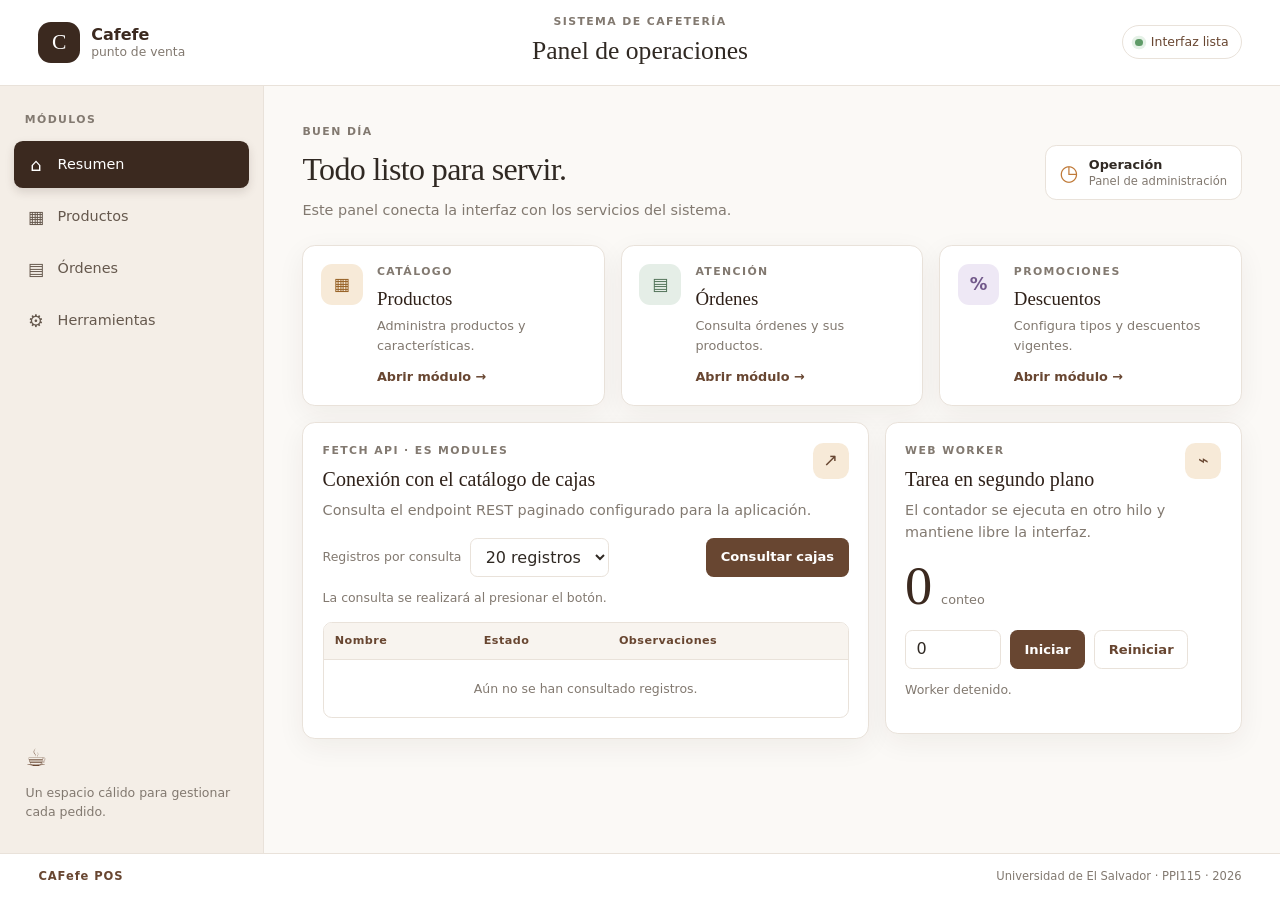
<file: src/main/webapp/index.html>
<!doctype html>
<html lang="es">
<head>
    <meta charset="utf-8">
    <meta name="viewport" content="width=device-width, initial-scale=1">
    <meta name="theme-color" content="#493327">
    <title>Cafefe POS | Panel de demostración</title>
    <link rel="stylesheet" href="styles/principal.css">
    <script type="module" src="js/main.js"></script>
</head>
<body>
    <div class="app-layout">
        <header class="app-header" id="inicio">
            <a class="brand" href="#inicio" aria-label="Cafefe POS, inicio">
                <span class="brand-mark" aria-hidden="true">C</span>
                <span><strong>Cafefe</strong><small> punto de venta</small></span>
            </a>
            <div class="header-copy">
                <p class="eyebrow">SISTEMA DE CAFETERÍA</p>
                <h1>Panel de operaciones</h1>
            </div>
            <span class="status-pill"><span class="status-dot"></span> Interfaz lista</span>
        </header>

        <nav class="app-nav" aria-label="Navegación principal">
            <p class="eyebrow">MÓDULOS</p>
            <a class="nav-link is-active" href="#resumen"><span aria-hidden="true">⌂</span> Resumen</a>
            <a class="nav-link" href="#productos"><span aria-hidden="true">▦</span> Productos</a>
            <a class="nav-link" href="#ordenes"><span aria-hidden="true">▤</span> Órdenes</a>
            <a class="nav-link" href="#herramientas"><span aria-hidden="true">⚙</span> Herramientas</a>
            <div class="nav-note"><span class="nav-note-icon" aria-hidden="true">☕</span><p>Un espacio cálido para gestionar cada pedido.</p></div>
        </nav>

        <main class="page-content" id="resumen">
            <section class="welcome-row" aria-labelledby="welcome-title">
                <div><p class="eyebrow">BUEN DÍA</p><h2 id="welcome-title">Todo listo para servir.</h2><p class="muted">Este panel conecta la interfaz con los servicios del sistema.</p></div>
                <div class="date-card"><span class="date-icon" aria-hidden="true">◷</span><span><strong>Operación</strong><small>Panel de administración</small></span></div>
            </section>

            <section class="summary-grid" aria-label="Resumen de módulos">
                <article class="summary-card" id="productos"><span class="card-icon icon-amber" aria-hidden="true">▦</span><div><p class="eyebrow">CATÁLOGO</p><h3>Productos</h3><p class="muted">Administra productos y características.</p><a href="producto.xhtml">Abrir módulo <span aria-hidden="true">→</span></a></div></article>
                <article class="summary-card" id="ordenes"><span class="card-icon icon-green" aria-hidden="true">▤</span><div><p class="eyebrow">ATENCIÓN</p><h3>Órdenes</h3><p class="muted">Consulta órdenes y sus productos.</p><a href="orden.xhtml">Abrir módulo <span aria-hidden="true">→</span></a></div></article>
                <article class="summary-card"><span class="card-icon icon-purple" aria-hidden="true">%</span><div><p class="eyebrow">PROMOCIONES</p><h3>Descuentos</h3><p class="muted">Configura tipos y descuentos vigentes.</p><a href="Descuento.xhtml">Abrir módulo <span aria-hidden="true">→</span></a></div></article>
            </section>

            <section class="tools-grid" id="herramientas" aria-label="Herramientas frontend">
                <article class="panel api-panel">
                    <div class="panel-heading"><div><p class="eyebrow">FETCH API · ES MODULES</p><h2>Conexión con el catálogo de cajas</h2></div><span class="panel-symbol" aria-hidden="true">↗</span></div>
                    <p class="muted">Consulta el endpoint REST paginado configurado para la aplicación.</p>
                    <div class="api-controls"><label for="page-size">Registros por consulta</label><select id="page-size"><option value="5">5 registros</option><option value="10">10 registros</option><option value="20" selected="selected">20 registros</option></select><button class="button button-primary" id="load-cajas" type="button">Consultar cajas</button></div>
                    <p class="feedback" id="api-feedback" role="status" aria-live="polite">La consulta se realizará al presionar el botón.</p>
                    <div class="table-wrap"><table><thead><tr><th>Nombre</th><th>Estado</th><th>Observaciones</th></tr></thead><tbody id="cajas-body"><tr><td colspan="3" class="empty-state">Aún no se han consultado registros.</td></tr></tbody></table></div>
                </article>

                <article class="panel worker-panel">
                    <div class="panel-heading"><div><p class="eyebrow">WEB WORKER</p><h2>Tarea en segundo plano</h2></div><span class="panel-symbol" aria-hidden="true">⌁</span></div>
                    <p class="muted">El contador se ejecuta en otro hilo y mantiene libre la interfaz.</p>
                    <div class="counter-display"><span id="resultado" aria-live="polite">0</span><small>conteo</small></div>
                    <div class="worker-controls"><label class="sr-only" for="worker-start">Iniciar desde</label><input id="worker-start" type="number" min="0" value="0" inputmode="numeric"><button class="button button-primary" id="worker-toggle" type="button">Iniciar</button><button class="button button-secondary" id="worker-reset" type="button">Reiniciar</button></div>
                    <p class="feedback" id="worker-feedback" role="status" aria-live="polite">Worker detenido.</p>
                </article>
            </section>
        </main>

        <footer class="app-footer"><span>CAFefe POS</span><span>Universidad de El Salvador · PPI115 · 2026</span></footer>
    </div>
</body>
</html>
</file>
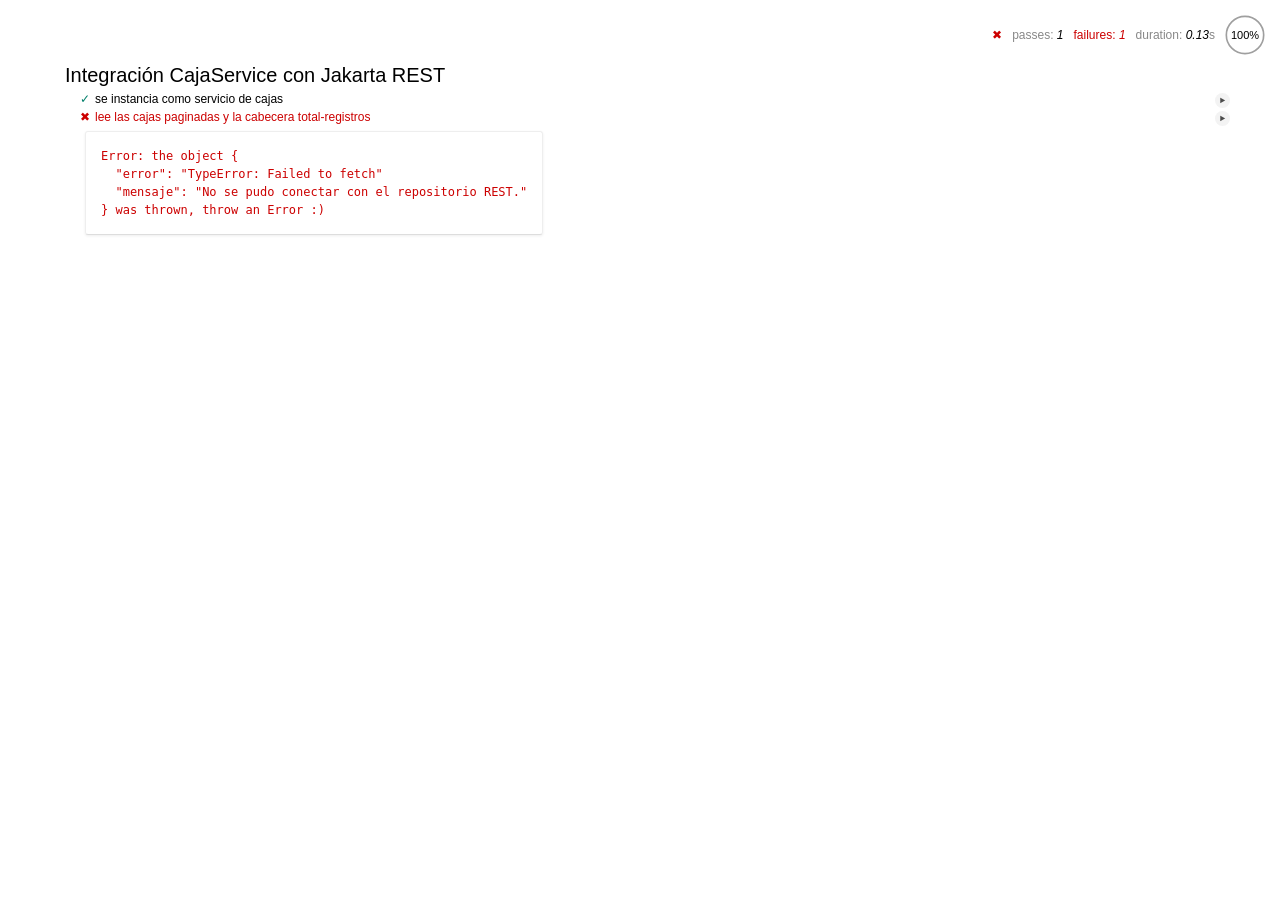
<file: test/caja_it.html>
<!doctype html>
<html lang="es">
<head>
    <meta charset="utf-8">
    <meta name="viewport" content="width=device-width, initial-scale=1">
    <title>Prueba de integración · CajaService</title>
    <link rel="stylesheet" href="js/lib/mocha/mocha.css">
</head>
<body>
    <main id="mocha" aria-label="Resultados de pruebas de integración"></main>
    <script src="js/lib/mocha/mocha.js"></script>
    <script src="js/lib/chai/chai.js"></script>
    <script type="module" src="js/control/caja_service_it.js"></script>
</body>
</html>
</file>
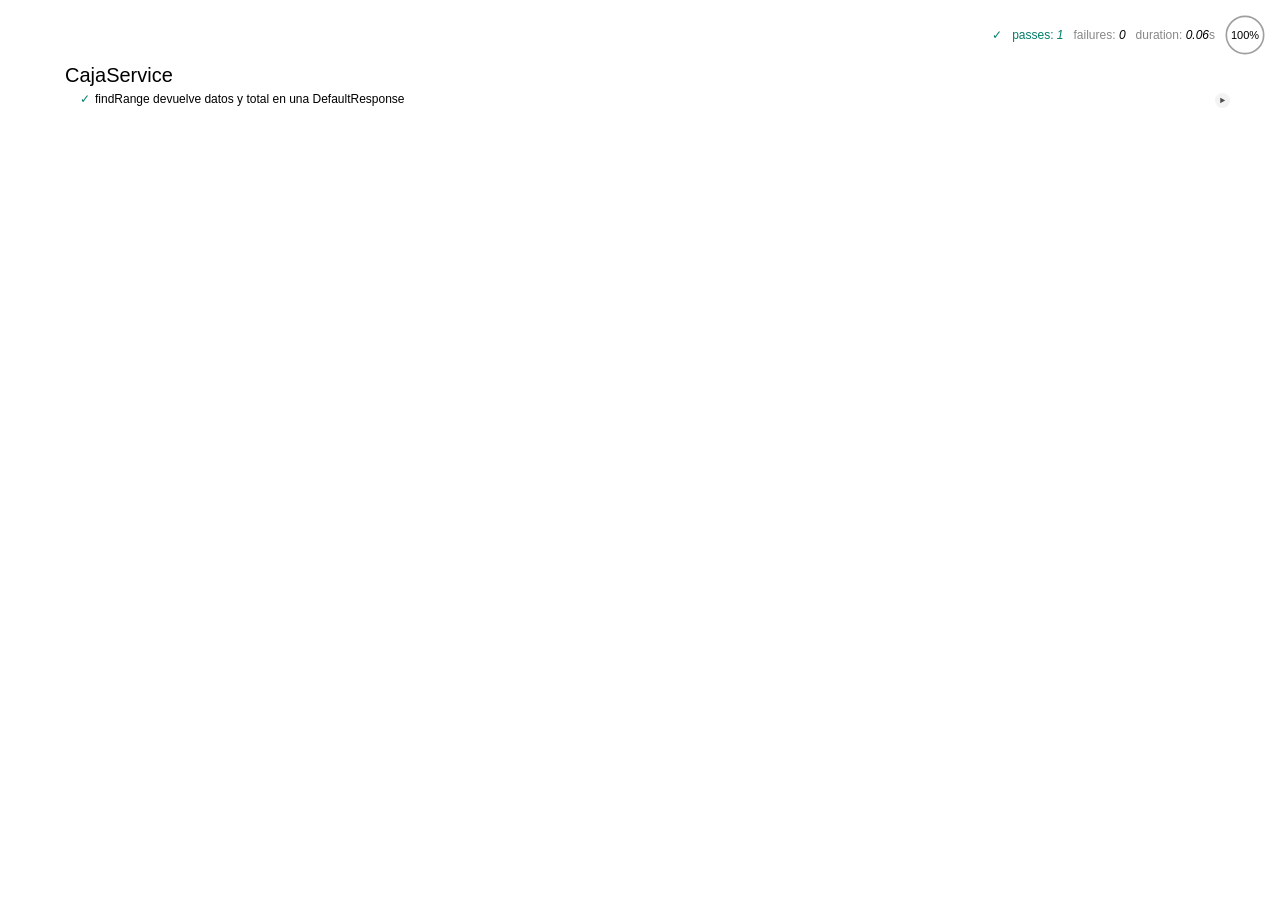
<file: test/caja_test.html>
<!doctype html>
<html lang="es">
<head>
    <meta charset="utf-8">
    <meta name="viewport" content="width=device-width, initial-scale=1">
    <title>Prueba unitaria · CajaService</title>
    <link rel="stylesheet" href="js/lib/mocha/mocha.css">
</head>
<body>
    <main id="mocha" aria-label="Resultados de pruebas unitarias"></main>
    <script src="js/lib/mocha/mocha.js"></script>
    <script src="js/lib/chai/chai.js"></script>
    <script src="js/lib/sinon/sinon.js"></script>
    <script type="module" src="js/control/caja_service_test.js"></script>
</body>
</html>
</file>
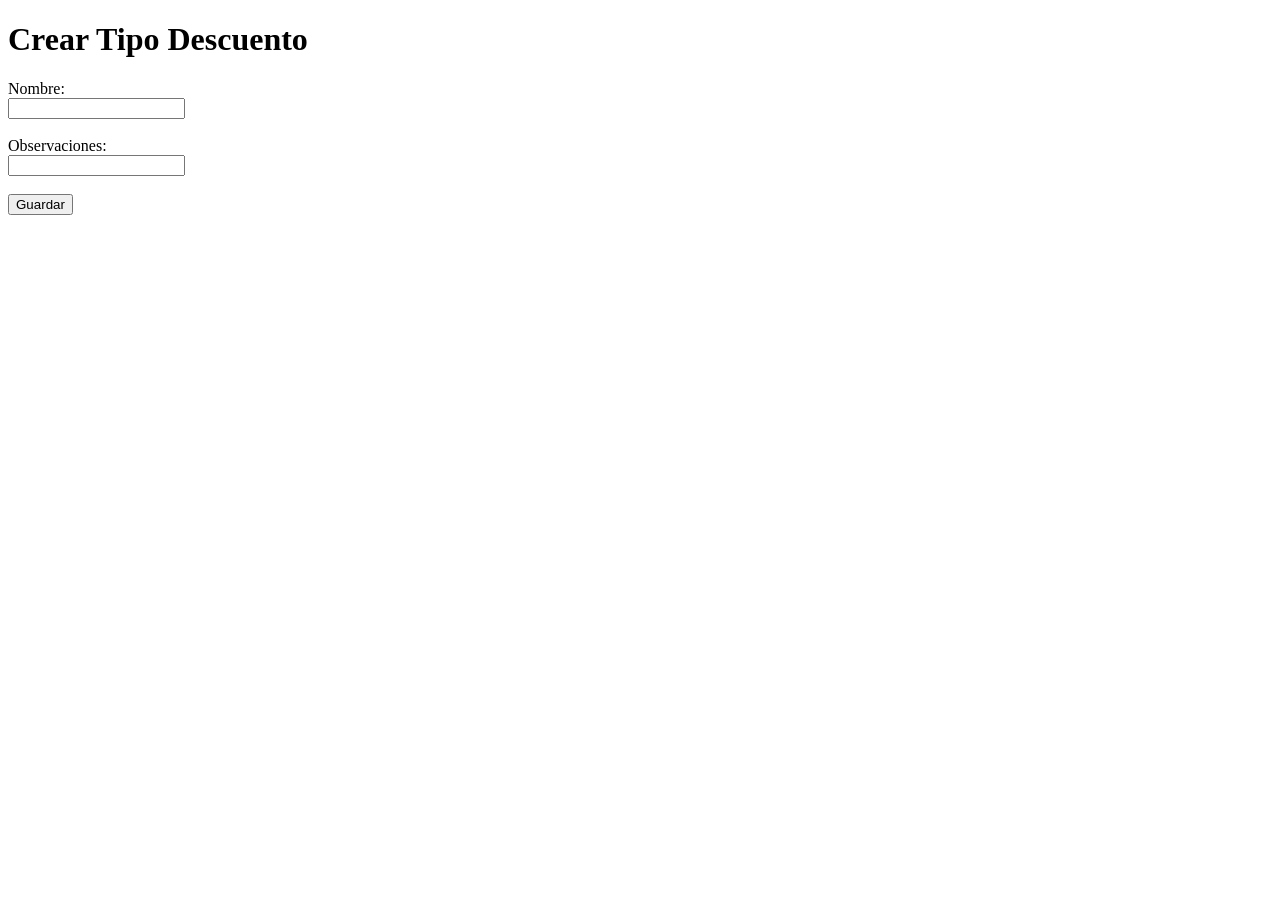
<file: src/main/webapp/tipo-descuento.html>
<!DOCTYPE html>
<html lang="es">
<head>
    <meta charset="UTF-8">
    <title>Gestión de Tipo Descuento</title>
</head>
<body>
    <h1>Crear Tipo Descuento</h1>
    <form method="post" action="tipo-descuento">
        <label for="nombre">Nombre:</label><br>
        <input type="text" id="nombre" name="nombre" required><br><br>

        <label for="observaciones">Observaciones:</label><br>
        <input type="text" id="observaciones" name="observaciones"><br><br>

        <input type="submit" value="Guardar">
    </form>
</body>
</html>
</file>
<file: src/main/webapp/styles/principal.css>
:root {
    color-scheme: light;
    --coffee-950: #2f2119;
    --coffee-900: #3b291f;
    --coffee-700: #684631;
    --coffee-500: #9a714e;
    --amber-600: #bf7937;
    --amber-100: #f7ead8;
    --sage-100: #e5eee7;
    --violet-100: #eee8f5;
    --paper: #fbf9f6;
    --white: #fff;
    --ink: #302923;
    --muted: #827970;
    --line: #e9e2da;
    --shadow: 0 .5rem 1.7rem rgb(47 33 25 / 6%);
}

* { box-sizing: border-box; }
html { min-width: 20rem; min-height: 100%; scroll-behavior: smooth; }
body { margin: 0; min-height: 100vh; background: var(--paper); color: var(--ink); font: 1rem/1.5 Inter, ui-sans-serif, system-ui, -apple-system, BlinkMacSystemFont, "Segoe UI", sans-serif; }
button, input, select { font: inherit; }
a { color: inherit; }
.app-layout { min-height: 100vh; display: grid; grid-template-columns: minmax(13rem, 16.5rem) minmax(0, 1fr); grid-template-rows: auto 1fr auto; grid-template-areas: "encabezado encabezado" "navegacion cuerpo" "pie pie"; }
.app-header { grid-area: encabezado; display: grid; grid-template-columns: 1fr minmax(15rem, 2fr) 1fr; align-items: center; gap: 1.5rem; padding: .9rem clamp(1.25rem, 3vw, 3rem); background: var(--white); border-bottom: 1px solid var(--line); }
.brand { display: inline-flex; align-items: center; gap: .7rem; width: fit-content; text-decoration: none; color: var(--coffee-900); }
.brand-mark { display: grid; width: 2.6rem; aspect-ratio: 1; place-items: center; border-radius: .8rem; background: var(--coffee-900); color: white; font-family: Georgia, serif; font-size: 1.35rem; }
.brand strong, .brand small { display: block; line-height: 1.2; }
.brand strong { font-size: 1rem; }
.brand small { color: var(--muted); font-size: .77rem; }
.header-copy { text-align: center; }
.header-copy h1 { margin: 0; font-family: Georgia, "Times New Roman", serif; font-size: clamp(1.2rem, 2vw, 1.65rem); font-weight: 500; }
.eyebrow { margin: 0 0 .3rem; color: var(--muted); font-size: .68rem; font-weight: 750; letter-spacing: .13em; }
.header-copy .eyebrow { margin-bottom: .08rem; }
.status-pill { justify-self: end; display: inline-flex; align-items: center; gap: .5rem; padding: .42rem .75rem; border: 1px solid var(--line); border-radius: 99rem; color: var(--coffee-700); font-size: .78rem; white-space: nowrap; }
.status-dot { width: .48rem; aspect-ratio: 1; border-radius: 50%; background: #5f9b68; box-shadow: 0 0 0 .2rem #e5f1e7; }
.app-nav { grid-area: navegacion; display: flex; flex-direction: column; gap: .3rem; min-width: 0; padding: 1.65rem .85rem; background: #f4eee7; border-right: 1px solid var(--line); }
.app-nav > .eyebrow { margin: 0 0 .5rem .7rem; }
.nav-link { display: flex; align-items: center; gap: .75rem; padding: .65rem .8rem; border-radius: .55rem; color: #65584d; font-size: .9rem; text-decoration: none; transition: background .15s, color .15s; }
.nav-link > span { width: 1.2rem; text-align: center; font-size: 1.1rem; }
.nav-link:hover, .nav-link:focus-visible { outline: none; color: var(--coffee-900); background: #eadfD3; }
.nav-link.is-active { color: white; background: var(--coffee-900); box-shadow: 0 .25rem .6rem rgb(59 41 31 / 15%); }
.nav-note { margin-top: auto; padding: 1rem .75rem .3rem; color: var(--muted); font-size: .78rem; }
.nav-note p { margin: .5rem 0 0; }
.nav-note-icon { color: var(--coffee-700); font-size: 1.5rem; }
.page-content { grid-area: cuerpo; width: 100%; max-width: 100rem; margin-inline: auto; padding: clamp(1.2rem, 3vw, 2.6rem); }
.welcome-row { display: flex; align-items: center; justify-content: space-between; gap: 1rem; margin-bottom: 1.5rem; }
.welcome-row h2 { margin: 0; font-family: Georgia, "Times New Roman", serif; font-size: clamp(1.5rem, 2.5vw, 2rem); font-weight: 500; letter-spacing: -.02em; }
.muted { margin: .4rem 0 0; color: var(--muted); font-size: .9rem; }
.date-card { display: flex; align-items: center; gap: .65rem; padding: .65rem .85rem; border: 1px solid var(--line); border-radius: .7rem; background: var(--white); }
.date-icon { color: var(--amber-600); font-size: 1.35rem; }
.date-card strong, .date-card small { display: block; line-height: 1.3; }
.date-card strong { font-size: .8rem; }
.date-card small { color: var(--muted); font-size: .72rem; }
.summary-grid { display: grid; grid-template-columns: repeat(3, minmax(0, 1fr)); gap: 1rem; margin-bottom: 1rem; }
.summary-card { display: flex; align-items: flex-start; gap: .9rem; min-width: 0; padding: 1.1rem; border: 1px solid var(--line); border-radius: .8rem; background: var(--white); box-shadow: var(--shadow); }
.card-icon { flex: 0 0 auto; display: grid; width: 2.6rem; aspect-ratio: 1; place-items: center; border-radius: .7rem; font-size: 1.1rem; font-weight: 700; }
.icon-amber { color: #966024; background: var(--amber-100); }
.icon-green { color: #53745a; background: var(--sage-100); }
.icon-purple { color: #71588a; background: var(--violet-100); }
.summary-card h3 { margin: 0; color: var(--coffee-950); font-family: Georgia, serif; font-size: 1.18rem; font-weight: 500; }
.summary-card .muted { margin-top: .2rem; font-size: .8rem; }
.summary-card a { display: inline-block; margin-top: .75rem; color: var(--coffee-700); font-size: .8rem; font-weight: 650; text-decoration: none; }
.summary-card a:hover { text-decoration: underline; }
.tools-grid { display: grid; grid-template-columns: minmax(0, 1.35fr) minmax(17rem, .85fr); align-items: start; gap: 1rem; }
.panel { min-width: 0; padding: 1.2rem; border: 1px solid var(--line); border-radius: .8rem; background: var(--white); box-shadow: var(--shadow); }
.panel-heading { display: flex; align-items: flex-start; justify-content: space-between; gap: 1rem; }
.panel-heading h2 { margin: 0; color: var(--coffee-950); font-family: Georgia, serif; font-size: 1.25rem; font-weight: 500; }
.panel-symbol { display: grid; width: 2.25rem; aspect-ratio: 1; place-items: center; border-radius: .65rem; color: var(--coffee-700); background: var(--amber-100); font-size: 1.1rem; }
.api-controls, .worker-controls { display: flex; flex-wrap: wrap; align-items: center; gap: .55rem; margin-top: 1rem; }
.api-controls label { color: var(--muted); font-size: .78rem; }
.api-controls select, .worker-controls input { min-height: 2.45rem; padding: .42rem .65rem; border: 1px solid var(--line); border-radius: .45rem; background: white; color: var(--ink); }
.api-controls select { margin-right: auto; }
.worker-controls input { width: 6rem; }
.button { min-height: 2.45rem; padding: .48rem .85rem; border: 1px solid transparent; border-radius: .48rem; cursor: pointer; font-size: .82rem; font-weight: 650; transition: background .15s, transform .15s; }
.button:active { transform: translateY(1px); }
.button:focus-visible, input:focus-visible, select:focus-visible { outline: .18rem solid #c58a4b; outline-offset: .12rem; }
.button-primary { color: white; background: var(--coffee-700); }
.button-primary:hover { background: var(--coffee-900); }
.button-secondary { border-color: var(--line); color: var(--coffee-700); background: white; }
.button-secondary:hover { background: var(--paper); }
.feedback { min-height: 1.3rem; margin: .75rem 0; color: var(--muted); font-size: .78rem; }
.feedback.is-error { color: #a53f35; }
.feedback.is-success { color: #47764f; }
.table-wrap { width: 100%; overflow-x: auto; border: 1px solid var(--line); border-radius: .55rem; }
table { width: 100%; border-collapse: collapse; text-align: left; font-size: .78rem; }
th, td { padding: .62rem .7rem; border-bottom: 1px solid var(--line); }
th { color: var(--coffee-700); background: #f8f4ef; font-size: .7rem; letter-spacing: .04em; }
tbody tr:last-child td { border-bottom: 0; }
tbody tr:nth-child(even) { background: #fdfbf9; }
.empty-state { padding-block: 1.2rem; color: var(--muted); text-align: center; }
.counter-display { display: flex; align-items: baseline; gap: .55rem; margin: 1rem 0 .15rem; }
.counter-display span { color: var(--coffee-900); font-family: Georgia, serif; font-size: 3.4rem; line-height: 1; font-variant-numeric: tabular-nums; }
.counter-display small { color: var(--muted); font-size: .8rem; }
.app-footer { grid-area: pie; display: flex; justify-content: space-between; gap: 1rem; padding: .9rem clamp(1.2rem, 3vw, 3rem); border-top: 1px solid var(--line); color: var(--muted); background: var(--white); font-size: .72rem; }
.app-footer span:first-child { color: var(--coffee-700); font-weight: 750; letter-spacing: .08em; }
.sr-only { position: absolute; width: 1px; height: 1px; padding: 0; margin: -1px; overflow: hidden; clip: rect(0, 0, 0, 0); white-space: nowrap; border: 0; }

@media (max-width: 65em) {
    .summary-grid { grid-template-columns: repeat(2, minmax(0, 1fr)); }
    .summary-card:last-child { grid-column: 1 / -1; }
    .tools-grid { grid-template-columns: 1fr; }
}
@media (max-width: 48em) {
    .app-layout { grid-template-columns: 1fr; grid-template-rows: auto auto 1fr auto; grid-template-areas: "encabezado" "navegacion" "cuerpo" "pie"; }
    .app-header { grid-template-columns: 1fr auto; gap: .5rem 1rem; }
    .header-copy { grid-column: 1 / -1; grid-row: 2; text-align: left; }
    .status-pill { grid-column: 2; grid-row: 1; }
    .app-nav { flex-direction: row; flex-wrap: wrap; align-items: center; gap: .25rem; padding: .55rem .8rem; border-right: 0; border-bottom: 1px solid var(--line); }
    .app-nav > .eyebrow, .nav-note { display: none; }
    .nav-link { padding: .5rem .65rem; font-size: .8rem; }
    .page-content { padding: 1.1rem; }
}
@media (max-width: 30em) {
    .app-header { padding: .75rem 1rem; }
    .status-pill { padding: .35rem .55rem; font-size: .7rem; }
    .welcome-row { align-items: flex-start; flex-direction: column; }
    .date-card { align-self: stretch; }
    .summary-grid { grid-template-columns: 1fr; }
    .summary-card:last-child { grid-column: auto; }
    .api-controls select { flex: 1 1 8rem; margin-right: 0; }
    .api-controls .button { flex: 1 1 100%; }
    .panel { padding: 1rem; }
    .app-footer { flex-direction: column; gap: .25rem; }
}
@media (prefers-reduced-motion: reduce) { *, *::before, *::after { scroll-behavior: auto !important; transition-duration: .01ms !important; } }
</file>
<file: test/js/lib/mocha/mocha.css>
@charset "utf-8";

:root {
  --mocha-color: #000;
  --mocha-bg-color: #fff;
  --mocha-test-pass-color: #007f6a;
  --mocha-test-pass-duration-color: #fff;
  --mocha-test-pass-shadow-color: rgba(0,0,0, 0.2);
  --mocha-test-pass-mediump-color: #c09853;
  --mocha-test-pass-slow-color: #b94a48;
  --mocha-test-pending-color: #0b97c4;
  --mocha-test-pending-icon-color: #0b97c4;
  --mocha-test-fail-color: #c00;
  --mocha-test-fail-icon-color: #c00;
  --mocha-test-fail-pre-color: #000;
  --mocha-test-fail-pre-error-color: #c00;
  --mocha-test-html-error-color: #000;
  --mocha-box-shadow-color: #eee;
  --mocha-box-bottom-color: #ddd;
  --mocha-test-replay-color: #000;
  --mocha-test-replay-bg-color: #eee;
  --mocha-stats-color: #888;
  --mocha-stats-em-color: #000;
  --mocha-stats-hover-color: #eee;
  --mocha-progress-ring-color: #eee;
  --mocha-progress-ring-highlight-color: #9f9f9f;
  --mocha-progress-text-color: #000;
  --mocha-error-color: #c00;

  --mocha-code-comment:  #ddd;
  --mocha-code-init: #2f6fad;
  --mocha-code-string: #5890ad;
  --mocha-code-keyword: #8a6343;
  --mocha-code-number: #2f6fad;
}

@media (prefers-color-scheme: dark) {
  :root {
     --mocha-color: #fff;
     --mocha-bg-color: #222;
     --mocha-test-pass-color: #00d6b2;
     --mocha-test-pass-duration-color: #222;
     --mocha-test-pass-shadow-color: rgba(255, 255, 255, 0.2);
     --mocha-test-pass-mediump-color: #f1be67;
     --mocha-test-pass-slow-color: #f49896;
     --mocha-test-pending-color: #0b97c4;
     --mocha-test-pending-icon-color: #0b97c4;
     --mocha-test-fail-color: #f44;
     --mocha-test-fail-icon-color: #f44;
     --mocha-test-fail-pre-color: #fff;
     --mocha-test-fail-pre-error-color: #f44;
     --mocha-test-html-error-color: #fff;
     --mocha-box-shadow-color: #444;
     --mocha-box-bottom-color: #555;
     --mocha-test-replay-color: #fff;
     --mocha-test-replay-bg-color: #444;
     --mocha-stats-color: #aaa;
     --mocha-stats-em-color: #fff;
     --mocha-stats-hover-color: #444;
     --mocha-progress-ring-color: #444;
     --mocha-progress-ring-highlight-color: #888;
     --mocha-progress-text-color: #fff;
     --mocha-error-color: #f44;

     --mocha-code-comment: #ddd;
     --mocha-code-init: #9cc7f1;
     --mocha-code-string: #80d4ff;
     --mocha-code-keyword: #e3a470;
     --mocha-code-number: #4ca7ff;
  }
}

body {
  margin:0;
  background-color: var(--mocha-bg-color);
  color: var(--mocha-color);
}

#mocha {
  font: 20px/1.5 "Helvetica Neue", Helvetica, Arial, sans-serif;
  margin: 60px 50px;
}

#mocha ul,
#mocha li {
  margin: 0;
  padding: 0;
}

#mocha ul {
  list-style: none;
}

#mocha h1,
#mocha h2 {
  margin: 0;
}

#mocha h1 {
  margin-top: 15px;
  font-size: 1em;
  font-weight: 200;
}

#mocha h1 a {
  text-decoration: none;
  color: inherit;
}

#mocha h1 a:hover {
  text-decoration: underline;
}

#mocha .suite .suite h1 {
  margin-top: 0;
  font-size: .8em;
}

#mocha .hidden {
  display: none;
}

#mocha h2 {
  font-size: 12px;
  font-weight: normal;
  cursor: pointer;
}

#mocha .suite {
  margin-left: 15px;
}

#mocha .test {
  margin-left: 15px;
  overflow: hidden;
}

#mocha .test.pending:hover h2::after {
  content: '(pending)';
  font-family: arial, sans-serif;
}

#mocha .test.pass.medium .duration {
  background: var(--mocha-test-pass-mediump-color);
}

#mocha .test.pass.slow .duration {
  background: var(--mocha-test-pass-slow-color);
}

#mocha .test.pass::before {
  content: '✓';
  font-size: 12px;
  display: block;
  float: left;
  margin-right: 5px;
  color: var(--mocha-test-pass-color);
}

#mocha .test.pass .duration {
  font-size: 9px;
  margin-left: 5px;
  padding: 2px 5px;
  color: var(--mocha-test-pass-duration-color);
  -webkit-box-shadow: inset 0 1px 1px var(--mocha-test-pass-shadow-color);
  -moz-box-shadow: inset 0 1px 1px var(--mocha-test-pass-shadow-color);
  box-shadow: inset 0 1px 1px var(--mocha-test-pass-shadow-color);
  -webkit-border-radius: 5px;
  -moz-border-radius: 5px;
  -ms-border-radius: 5px;
  -o-border-radius: 5px;
  border-radius: 5px;
}

#mocha .test.pass.fast .duration {
  display: none;
}

#mocha .test.pending {
  color: var(--mocha-test-pending-color);
}

#mocha .test.pending::before {
  content: '◦';
  color: var(--mocha-test-pending-icon-color);
}

#mocha .test.fail {
  color: var(--mocha-test-fail-color);
}

#mocha .test.fail pre {
  color: var(--mocha-test-fail-pre-color);
}

#mocha .test.fail::before {
  content: '✖';
  font-size: 12px;
  display: block;
  float: left;
  margin-right: 5px;
  color: var(--mocha-test-fail-icon-color);
}

#mocha .test pre.error {
  color: var(--mocha-test-fail-pre-error-color);
  max-height: 300px;
  overflow: auto;
}

#mocha .test .html-error {
  overflow: auto;
  color: var(--mocha-test-html-error-color);
  display: block;
  float: left;
  clear: left;
  font: 12px/1.5 monaco, monospace;
  margin: 5px;
  padding: 15px;
  border: 1px solid var(--mocha-box-shadow-color);
  max-width: 85%; /*(1)*/
  max-width: -webkit-calc(100% - 42px);
  max-width: -moz-calc(100% - 42px);
  max-width: calc(100% - 42px); /*(2)*/
  max-height: 300px;
  word-wrap: break-word;
  border-bottom-color: var(--mocha-box-bottom-color);
  -webkit-box-shadow: 0 1px 3px var(--mocha-box-shadow-color);
  -moz-box-shadow: 0 1px 3px var(--mocha-box-shadow-color);
  box-shadow: 0 1px 3px var(--mocha-box-shadow-color);
  -webkit-border-radius: 3px;
  -moz-border-radius: 3px;
  border-radius: 3px;
}

#mocha .test .html-error pre.error {
  border: none;
  -webkit-border-radius: 0;
  -moz-border-radius: 0;
  border-radius: 0;
  -webkit-box-shadow: 0;
  -moz-box-shadow: 0;
  box-shadow: 0;
  padding: 0;
  margin: 0;
  margin-top: 18px;
  max-height: none;
}

/**
 * (1): approximate for browsers not supporting calc
 * (2): 42 = 2*15 + 2*10 + 2*1 (padding + margin + border)
 *      ^^ seriously
 */
#mocha .test pre {
  display: block;
  float: left;
  clear: left;
  font: 12px/1.5 monaco, monospace;
  margin: 5px;
  padding: 15px;
  border: 1px solid var(--mocha-box-shadow-color);
  max-width: 85%; /*(1)*/
  max-width: -webkit-calc(100% - 42px);
  max-width: -moz-calc(100% - 42px);
  max-width: calc(100% - 42px); /*(2)*/
  word-wrap: break-word;
  border-bottom-color: var(--mocha-box-bottom-color);
  -webkit-box-shadow: 0 1px 3px var(--mocha-box-shadow-color);
  -moz-box-shadow: 0 1px 3px var(--mocha-box-shadow-color);
  box-shadow: 0 1px 3px var(--mocha-box-shadow-color);
  -webkit-border-radius: 3px;
  -moz-border-radius: 3px;
  border-radius: 3px;
}

#mocha .test h2 {
  position: relative;
}

#mocha .test a.replay {
  position: absolute;
  top: 3px;
  right: 0;
  text-decoration: none;
  vertical-align: middle;
  display: block;
  width: 15px;
  height: 15px;
  line-height: 15px;
  text-align: center;
  background: var(--mocha-test-replay-bg-color);
  font-size: 15px;
  -webkit-border-radius: 15px;
  -moz-border-radius: 15px;
  border-radius: 15px;
  -webkit-transition:opacity 200ms;
  -moz-transition:opacity 200ms;
  -o-transition:opacity 200ms;
  transition: opacity 200ms;
  opacity: 0.7;
  color: var(--mocha-test-replay-color);
}

#mocha .test:hover a.replay {
  box-shadow: 0 0 1px inset var(--mocha-test-replay-color);
  opacity: 1;
}

#mocha-report.pass .test.fail {
  display: none;
}

#mocha-report.fail .test.pass {
  display: none;
}

#mocha-report.pending .test.pass,
#mocha-report.pending .test.fail {
  display: none;
}
#mocha-report.pending .test.pass.pending {
  display: block;
}

#mocha-error {
  color: var(--mocha-error-color);
  font-size: 1.5em;
  font-weight: 100;
  letter-spacing: 1px;
}

#mocha-stats {
  --ring-container-size: 40px;
  --ring-size: 39px;
  --ring-radius: calc(var(--ring-size) / 2);

  position: fixed;
  top: 15px;
  right: 10px;
  font-size: 12px;
  margin: 0;
  color: var(--mocha-stats-color);
  z-index: 1;
}

#mocha-stats.fail li.result {
  color: var(--mocha-test-fail-color);
}

#mocha-stats.fail li.failures {
  color: var(--mocha-test-fail-color);
}

#mocha-stats.fail li.failures em {
  color: var(--mocha-test-fail-color);
}

#mocha-stats.pass li.result {
  color: var(--mocha-test-pass-color);
}

#mocha-stats.pass li.passes {
  color: var(--mocha-test-pass-color);
}

#mocha-stats.pass li.passes em {
  color: var(--mocha-test-pass-color);
}

#mocha-stats .progress-contain {
  float: right;
  padding: 0;
}

#mocha-stats .progress-element,
#mocha-stats .progress-text {
  width: var(--ring-container-size);
  display: block;
  top: 12px;
  position: absolute;
}

#mocha-stats .progress-element {
  visibility: hidden;
  height: calc(var(--ring-container-size) / 2);
}

#mocha-stats .progress-text {
  text-align: center;
  text-overflow: clip;
  overflow: hidden;
  color: var(--mocha-stats-em-color);
  font-size: 11px;
}

#mocha-stats .progress-ring {
  width: var(--ring-container-size);
  height: var(--ring-container-size);
}

#mocha-stats .ring-flatlight,
#mocha-stats .ring-highlight {
  --stroke-thickness: 1.65px;
  --center: calc(var(--ring-container-size) / 2);
  cx: var(--center);
  cy: var(--center);
  r: calc(var(--ring-radius) - calc(var(--stroke-thickness) / 2));
  fill: hsla(0, 0%, 0%, 0);
  stroke-width: var(--stroke-thickness);
}

#mocha-stats .ring-flatlight {
  stroke: var(--mocha-progress-ring-color);
}

#mocha-stats .ring-highlight {
  stroke: var(--mocha-progress-ring-highlight-color);
}

#mocha-stats em {
  color: var(--mocha-stats-em-color);
}

#mocha-stats a {
  text-decoration: none;
  color: inherit;
}

#mocha-stats a:hover {
  border-bottom: 1px solid var(--mocha-stats-hover-color);
}

#mocha-stats li {
  display: inline-block;
  margin: 0 5px;
  list-style: none;
  padding-top: 11px;
}

#mocha code .comment { color: var(--mocha-code-comment); }
#mocha code .init { color: var(--mocha-code-init); }
#mocha code .string { color: var(--mocha-code-string); }
#mocha code .keyword { color: var(--mocha-code-keyword); }
#mocha code .number { color: var(--mocha-code-number); }

@media screen and (max-device-width: 480px) {
  #mocha {
    margin: 60px 0px;
  }

  #mocha #stats {
    position: absolute;
  }
}
</file>
